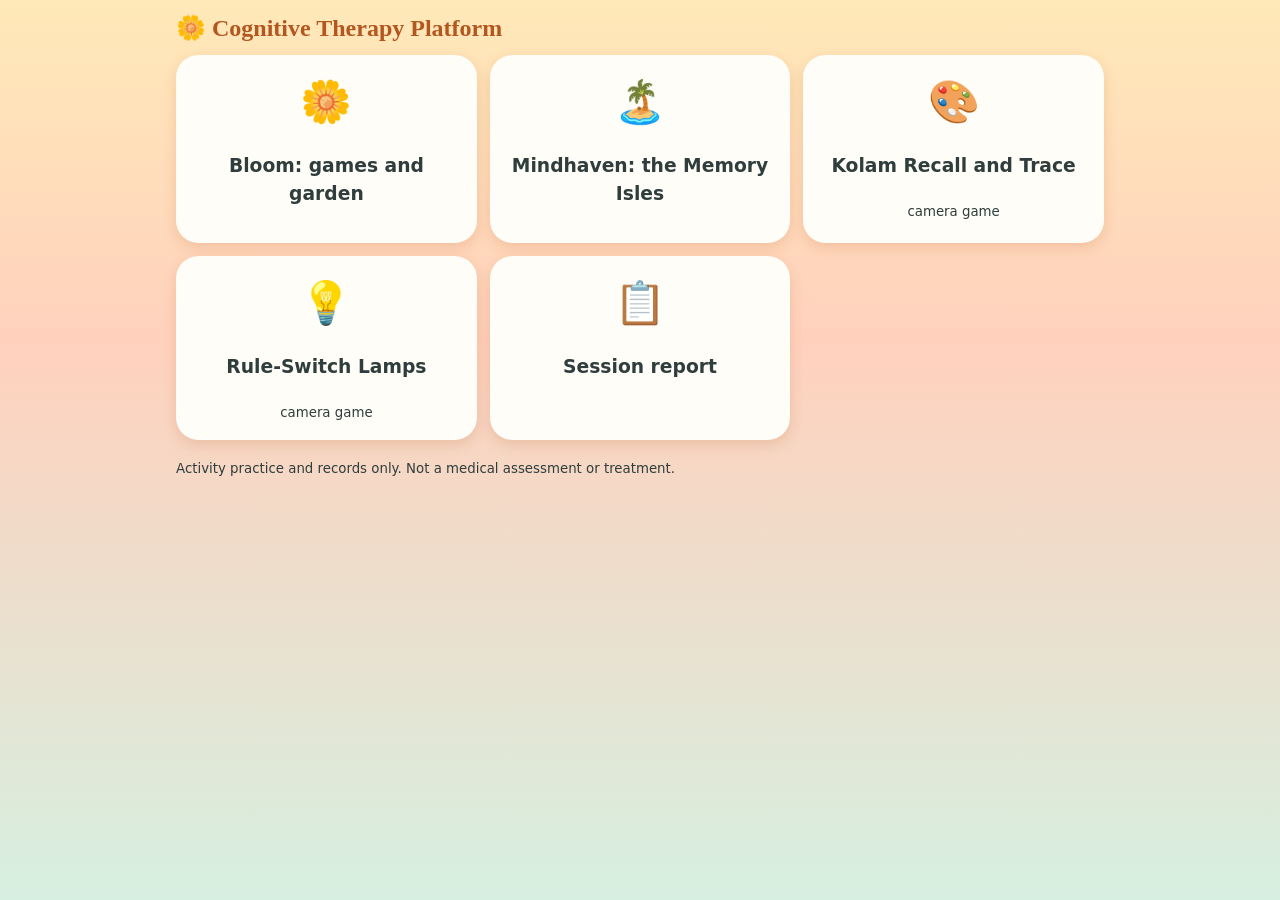
<file: index.html>
<!doctype html><html lang="en"><meta charset="utf-8"><meta name="viewport" content="width=device-width,initial-scale=1">
<title>Cognitive Therapy Platform</title><link rel="stylesheet" href="core/theme.css">
<style>.g{display:grid;grid-template-columns:repeat(auto-fill,minmax(15rem,1fr));gap:.8rem;max-width:60rem;margin:0 auto;padding:0 1rem}.t{display:block;text-decoration:none;color:var(--ink);background:var(--card);border-radius:1.4rem;padding:1rem;text-align:center;box-shadow:0 5px 14px #b4561f2e}.t b{font-size:2.6rem;display:block}.t:hover{transform:translateY(-2px)}</style>
<header class="top"><h1>🌼 Cognitive Therapy Platform</h1></header>
<div class="g"><a class="t" href="modules/hub/"><b>🌼</b><h3>Bloom: games and garden</h3></a><a class="t" href="modules/mindhaven/"><b>🏝️</b><h3>Mindhaven: the Memory Isles</h3></a><a class="t" href="modules/kolam/"><b>🎨</b><h3>Kolam Recall and Trace</h3><small>camera game</small></a><a class="t" href="modules/rules/"><b>💡</b><h3>Rule-Switch Lamps</h3><small>camera game</small></a><a class="t" href="modules/hub/#report"><b>📋</b><h3>Session report</h3></a></div>
<p style="max-width:60rem;margin:1rem auto;padding:0 1rem"><small>Activity practice and records only. Not a medical assessment or treatment.</small></p>
</file>
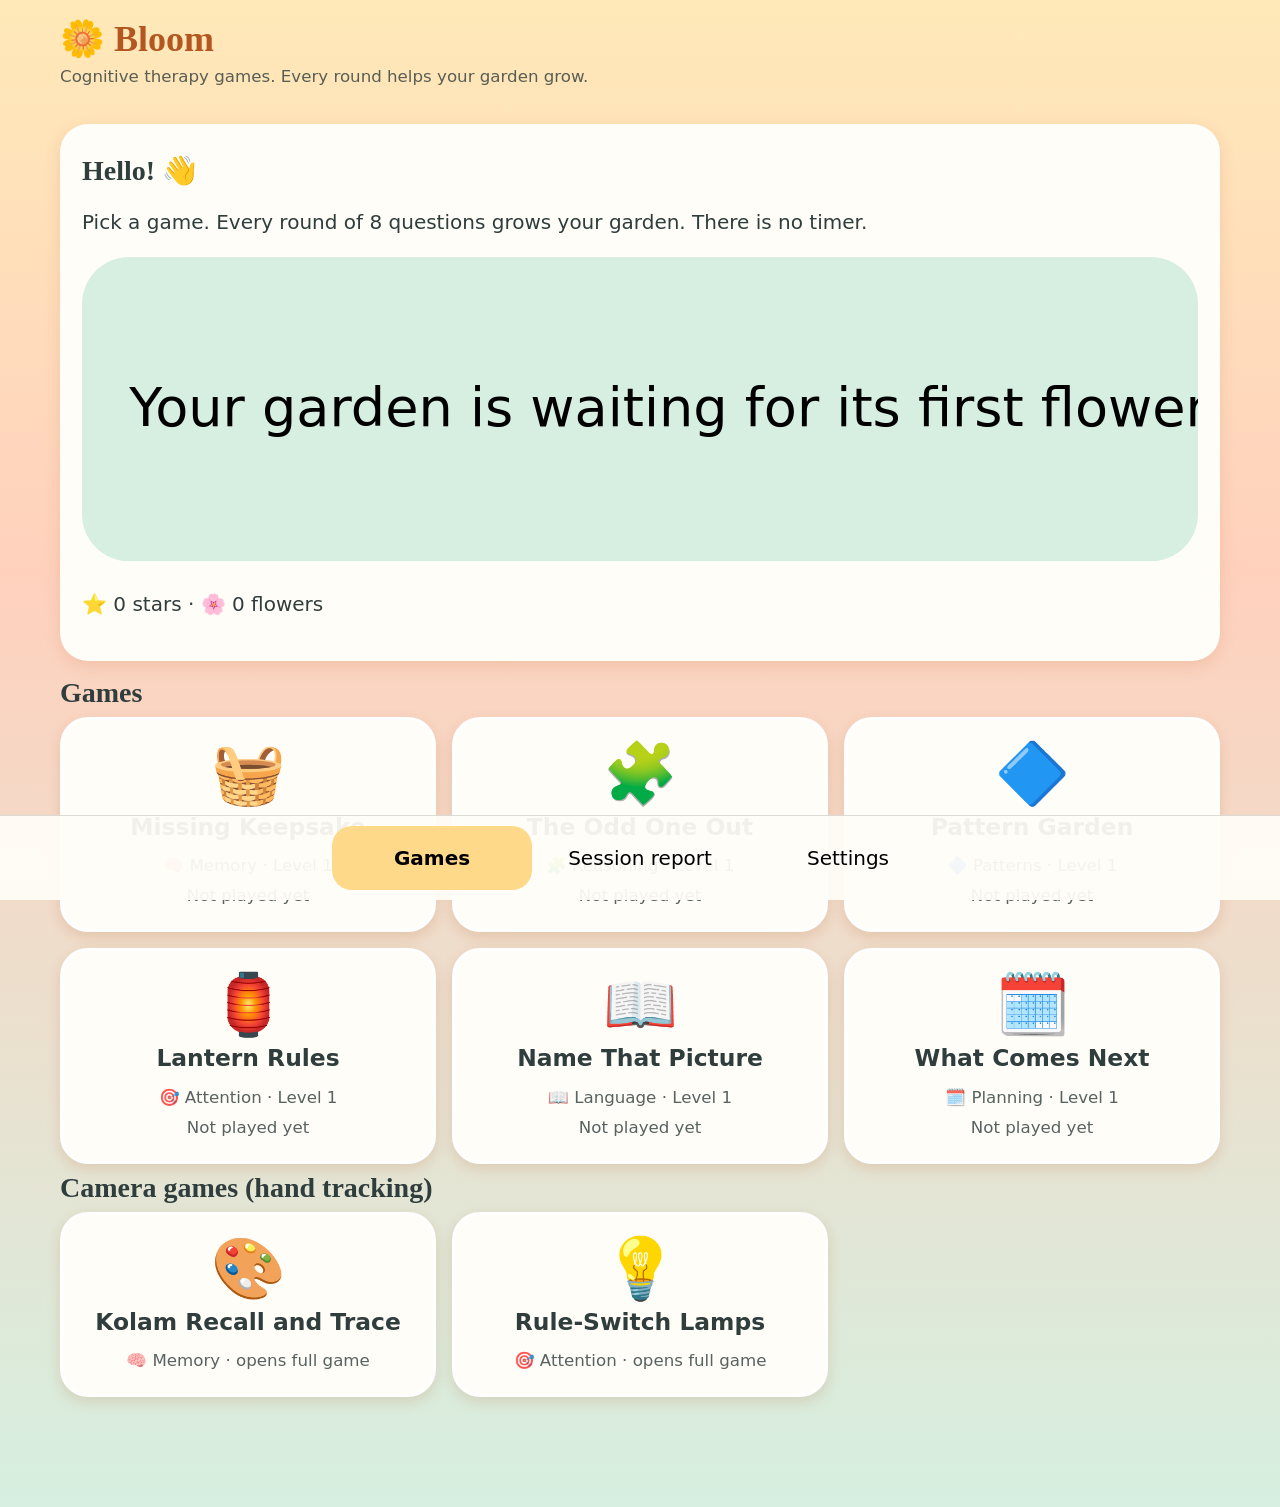
<file: modules/hub/index.html>
<!doctype html><html lang="en"><meta charset="utf-8"><meta name="viewport" content="width=device-width,initial-scale=1">
<title>Bloom: Cognitive Therapy Hub</title>
<style>
:root{--sun:#ffd98a;--peach:#ffb59a;--leaf:#6fbf86;--sky:#bfe3f2;--ink:#2f3d3c;--card:#fffdf8;--teal:#2a7f86}
*{box-sizing:border-box}body{margin:0;font:1rem/1.5 system-ui,Segoe UI,sans-serif;color:var(--ink);background:linear-gradient(#ffe9b8,#ffd1bd 38%,#d6efe0);min-height:100vh;padding-bottom:5.5rem}
header{max-width:60rem;margin:0 auto;padding:.9rem 1rem}h1{font:700 1.8rem Georgia,serif;margin:0;color:#b4561f}h2{font:700 1.4rem Georgia,serif;margin:.4rem 0}h3{margin:.2rem 0}
main{max-width:60rem;margin:0 auto;padding:0 1rem}main:focus{outline:none}.card{background:var(--card);border-radius:1.4rem;padding:1.1rem;margin:.8rem 0;box-shadow:0 5px 16px #b4561f26}
.grid{display:grid;grid-template-columns:repeat(auto-fill,minmax(14rem,1fr));gap:.8rem}.tile{background:var(--card);border:3px solid #fff;border-radius:1.4rem;padding:1rem;text-align:center;cursor:pointer;box-shadow:0 5px 14px #b4561f2e;font:inherit;color:inherit}.tile:hover{transform:translateY(-2px)}
.em{font-size:2.6rem;line-height:1.1;display:block}.tile .em{font-size:3rem}small,.note{opacity:.8}
.btn{min-height:3.4rem;padding:.6rem 1.3rem;border-radius:1.1rem;border:3px solid var(--teal);background:#fff;font:inherit;font-weight:600;cursor:pointer;margin:.25rem;color:var(--ink)}.btn.pri{background:var(--teal);color:#fff}.opt{min-width:7rem;min-height:5rem;display:inline-flex;flex-direction:column;align-items:center;justify-content:center}.opt .em{font-size:2.2rem}
:focus-visible{outline:4px solid #7a4bd6;outline-offset:2px}.row{display:flex;flex-wrap:wrap;gap:.4rem;align-items:center}
.bar{height:1rem;background:#0001;border-radius:1rem;overflow:hidden;min-width:8rem;flex:1}.bar i{display:block;height:100%;background:var(--leaf)}
nav{position:fixed;bottom:0;left:0;right:0;display:flex;justify-content:center;gap:.4rem;padding:.5rem;background:#fffdf8ee;border-top:1px solid #0002}nav button{flex:1;max-width:10rem;min-height:3.2rem;border:0;border-radius:1rem;background:transparent;font:inherit;cursor:pointer}nav button[aria-current=page]{background:var(--sun);font-weight:700}
table{border-collapse:collapse;width:100%;font-size:.9rem}th,td{border-bottom:1px solid #0002;padding:.35rem;text-align:left}.pop{animation:pop .6s}@keyframes pop{from{transform:scale(.7);opacity:0}}
.hc{--ink:#000;--card:#fff;--teal:#003f46;background:#fff}.calm *{animation:none!important}.sr{position:absolute;left:-9999px}
@media(prefers-reduced-motion:reduce){*{animation:none!important}}@media print{nav,.no{display:none}body{background:#fff}.card{box-shadow:none;border:1px solid #999}}
</style>
<header><h1>🌼 Bloom</h1><small>Cognitive therapy games. Every round helps your garden grow.</small></header>
<main id="app" tabindex="-1"></main><p id="live" class="sr" aria-live="polite"></p>
<nav aria-label="Main"><button data-a="nav" data-v="home">Games</button><button data-a="nav" data-v="report">Session report</button><button data-a="nav" data-v="settings">Settings</button></nav>
<script type="module" src="hub.js"></script>
</file>
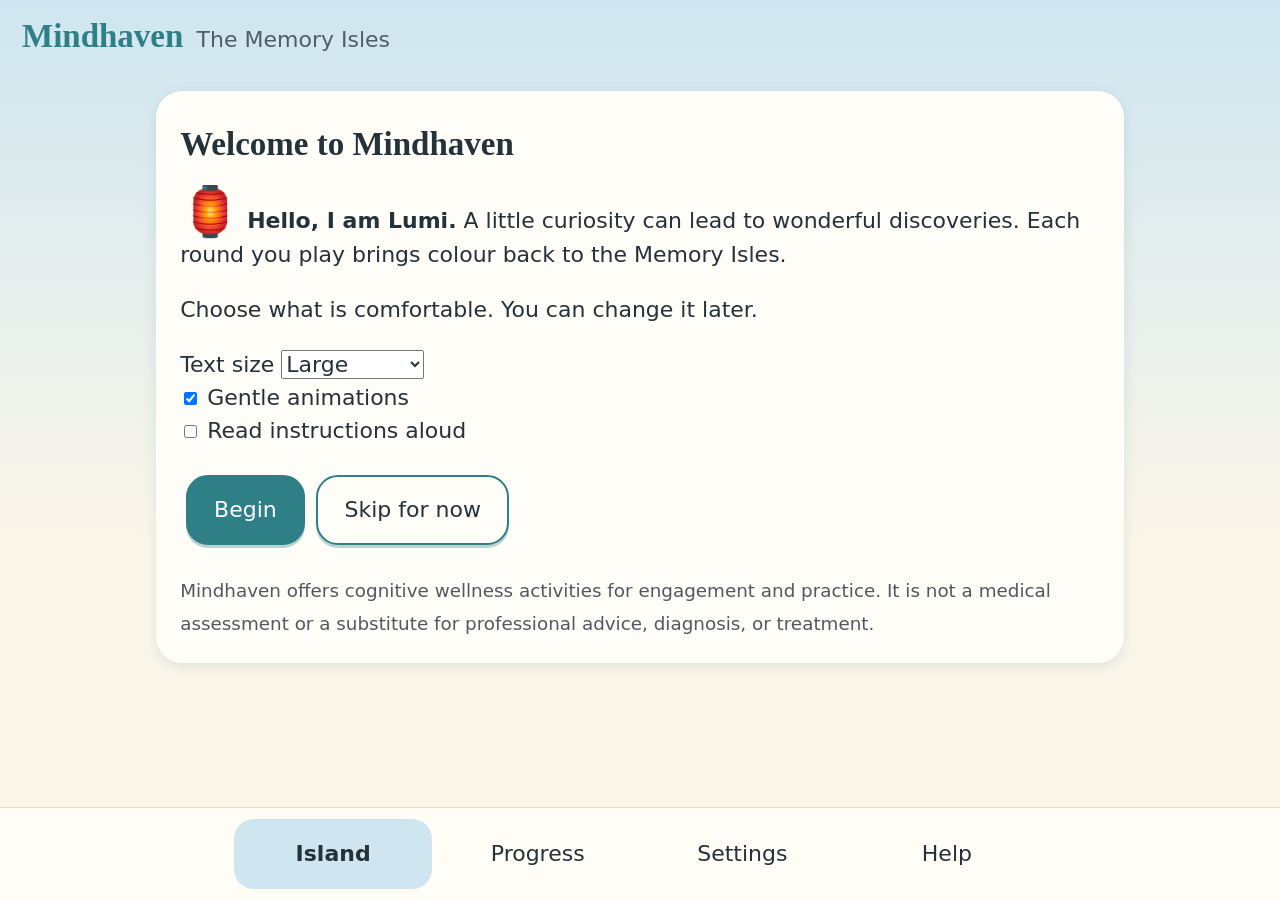
<file: modules/mindhaven/index.html>
<!doctype html><html lang="en"><meta charset="utf-8">
<meta name="viewport" content="width=device-width,initial-scale=1">
<title>Mindhaven: The Memory Isles</title>
<style>
:root{--sage:#9fb8a0;--teal:#2f7f86;--sky:#cfe6f0;--cream:#fbf6ea;--lav:#b9a9d6;--amber:#e8a24c;--ink:#24323a;--card:#fffdf7}
*{box-sizing:border-box}body{margin:0;font:1rem/1.5 system-ui,Segoe UI,sans-serif;color:var(--ink);background:linear-gradient(#cfe6f0,#fbf6ea 60%);min-height:100vh;padding-bottom:5.5rem}
header{padding:.8rem 1rem;display:flex;align-items:baseline;gap:.6rem}h1{font:700 1.5rem Georgia,serif;margin:0;color:var(--teal)}header span{opacity:.75}
main{max-width:46rem;margin:0 auto;padding:0 1rem}main:focus{outline:none}
h2{font:700 1.5rem Georgia,serif;margin:.5rem 0}.card{background:var(--card);border-radius:1.2rem;padding:1.1rem;margin:.8rem 0;box-shadow:0 4px 14px #2f7f8626}
button,select{font:inherit;color:inherit}.btn{min-height:3.2rem;padding:.6rem 1.2rem;border-radius:1rem;border:2px solid var(--teal);background:var(--card);cursor:pointer;margin:.25rem;box-shadow:0 3px 0 #2f7f8655}
.btn.pri{background:var(--teal);color:#fff}.btn:disabled{opacity:.45;cursor:default}.btn:active{transform:translateY(2px);box-shadow:none}
:focus-visible{outline:4px solid #7a4bd6;outline-offset:2px}
.grid{display:flex;flex-wrap:wrap;gap:.5rem}.big{font-size:2.4rem;line-height:1.1;min-width:5.5rem;display:inline-flex;flex-direction:column;align-items:center;font-size:2rem}.big small{font-size:.8rem}
.map{width:100%;border-radius:1.4rem;box-shadow:0 6px 20px #2f7f863a;background:var(--sky)}.reg{cursor:pointer;transition:filter .6s}.reg:focus-visible{outline:4px solid #7a4bd6}
.reg text{font-family:system-ui;fill:var(--ink)}.lant{animation:glow 3s ease-in-out infinite}@keyframes glow{50%{opacity:.55}}
nav{position:fixed;bottom:0;left:0;right:0;display:flex;justify-content:center;gap:.3rem;padding:.5rem;background:#fffdf7ee;border-top:1px solid #0002}
nav button{flex:1;max-width:9rem;min-height:3.2rem;border:0;border-radius:.9rem;background:transparent;cursor:pointer}nav button[aria-current=page]{background:var(--sky);font-weight:700}
.msg{min-height:1.6rem;font-weight:600;color:var(--teal)}.sr{position:absolute;left:-9999px}small.note{opacity:.8}
.bar{height:.9rem;background:#0001;border-radius:1rem;overflow:hidden}.bar i{display:block;height:100%;background:var(--amber)}
.hc{--ink:#000;--card:#fff;--teal:#003f46;background:#fff}.hc .card,.hc .btn{border:2px solid #000}
.calm *{animation:none!important;transition:none!important}@media(prefers-reduced-motion:reduce){*{animation:none!important;transition:none!important}}
.pop{animation:pop .6s}@keyframes pop{from{transform:scale(.6);opacity:0}}
.em{font-size:2.2rem;line-height:1.1;display:block}.opt{min-width:7rem;min-height:5rem;display:inline-flex;flex-direction:column;align-items:center;justify-content:center}.row{display:flex;flex-wrap:wrap;gap:.4rem;align-items:center}
.boat{animation:sail 16s ease-in-out infinite alternate}@keyframes sail{to{transform:translateX(330px)}}.bird{animation:fly 11s linear infinite}@keyframes fly{from{transform:translateX(-40px)}to{transform:translateX(520px)}}
</style>
<header><h1>Mindhaven</h1><span>The Memory Isles</span></header>
<main id="app" tabindex="-1"></main>
<p id="live" class="sr" aria-live="polite"></p>
<nav aria-label="Main"><button data-act="nav" data-v="home">Island</button><button data-act="nav" data-v="progress">Progress</button><button data-act="nav" data-v="settings">Settings</button><button data-act="nav" data-v="help">Help</button></nav>
<script type="module" src="mindhaven.js"></script>
</file>
<file: core/theme.css>
/* Shared cheerful theme for the camera games, matching Bloom and Mindhaven */
:root{--sun:#ffd98a;--peach:#ffb59a;--leaf:#6fbf86;--ink:#2f3d3c;--card:#fffdf8;--teal:#2a7f86;--acc:#e8833a}
*{box-sizing:border-box}
body{margin:0;font:1rem/1.5 system-ui,Segoe UI,sans-serif;color:var(--ink);background:linear-gradient(#ffe9b8,#ffd1bd 38%,#d6efe0);min-height:100vh}
h1,h2{font-family:Georgia,serif;color:#b4561f;margin:.3rem 0}
.top{max-width:60rem;margin:0 auto;padding:.6rem 1rem;display:flex;flex-wrap:wrap;gap:.5rem 1rem;align-items:center}
.top h1{font-size:1.5rem;margin:0}.top a{color:var(--teal);font-weight:600;text-decoration:none;padding:.4rem .8rem;border-radius:.9rem;background:#fffdf8cc}
.card{background:var(--card);border-radius:1.4rem;padding:1.1rem;margin:.8rem auto;max-width:60rem;box-shadow:0 5px 16px #b4561f26}
.btn{min-height:2.8rem;padding:.4rem 1rem;border-radius:1rem;border:3px solid var(--teal);background:#fff;font:inherit;font-weight:600;cursor:pointer;margin:.15rem;color:var(--ink)}
.btn.pri{background:var(--teal);color:#fff}.btn:focus-visible,a:focus-visible{outline:4px solid #7a4bd6;outline-offset:2px}
</file>
